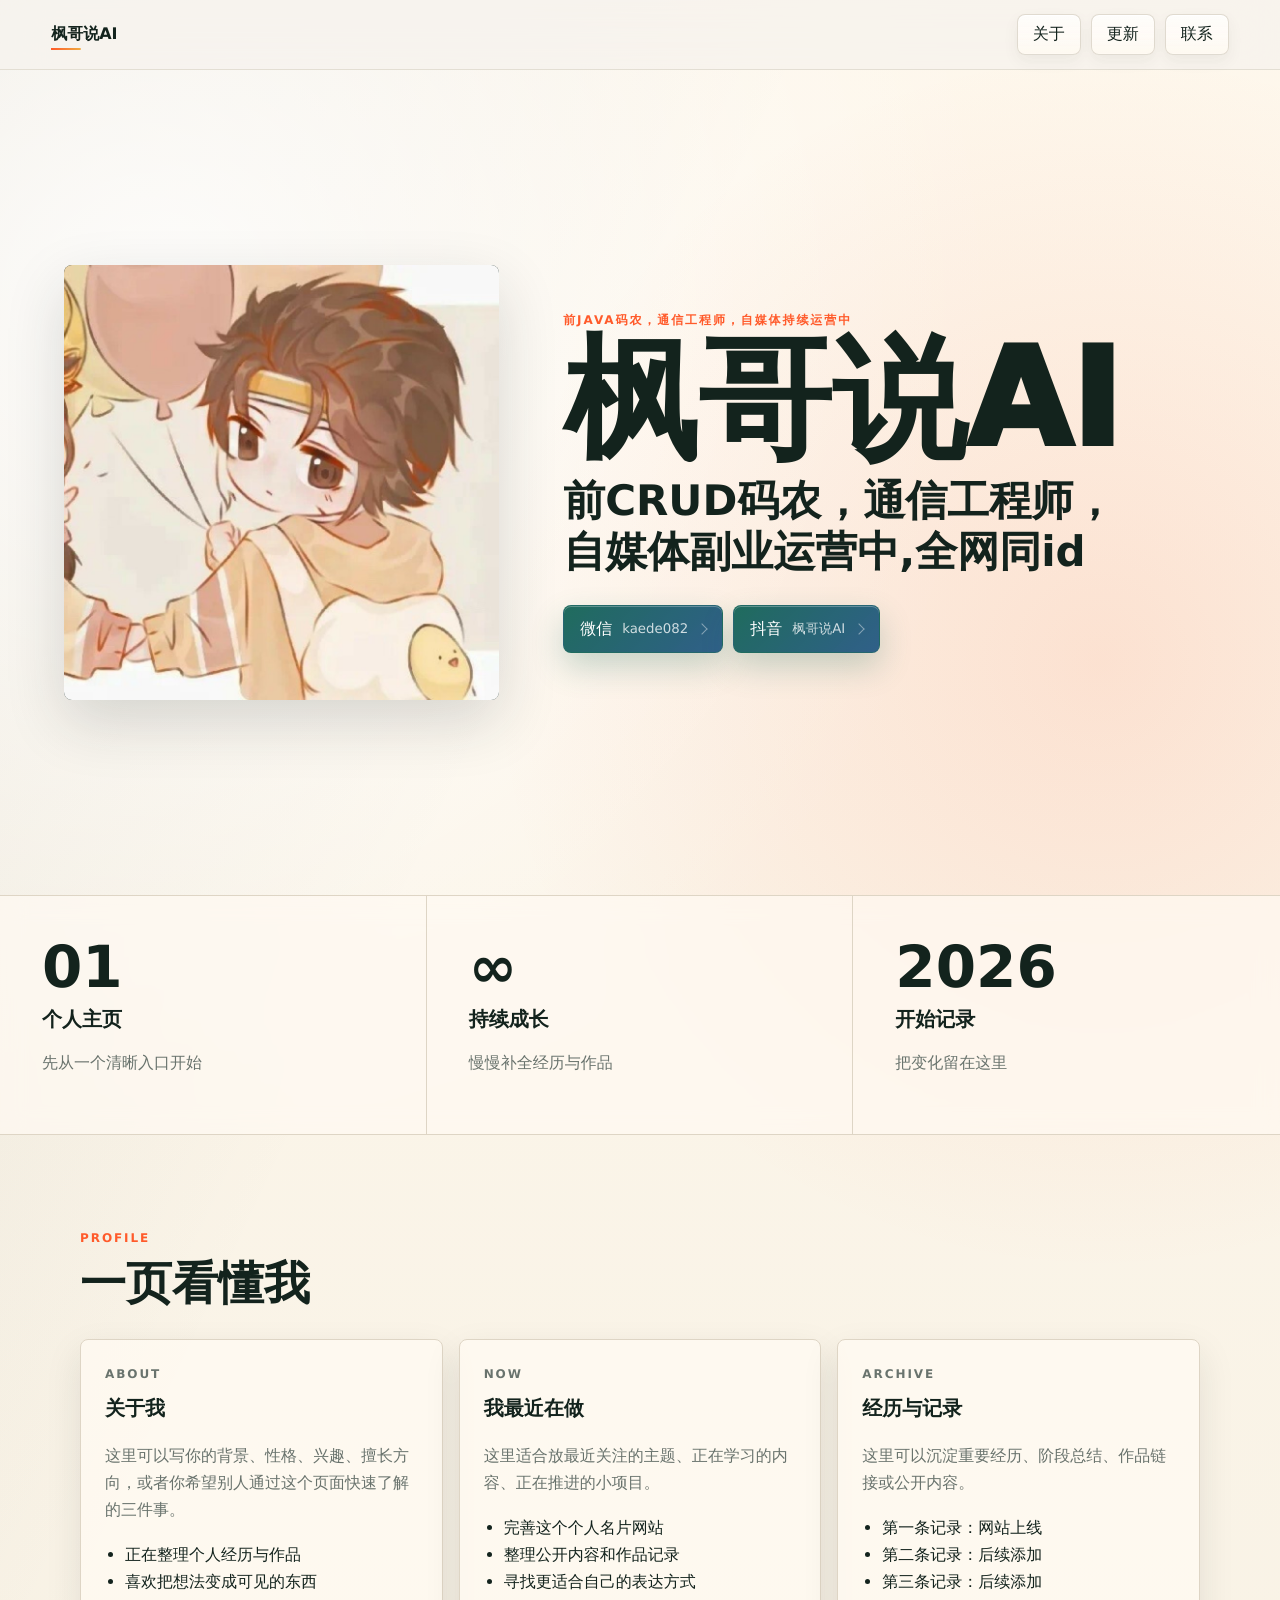
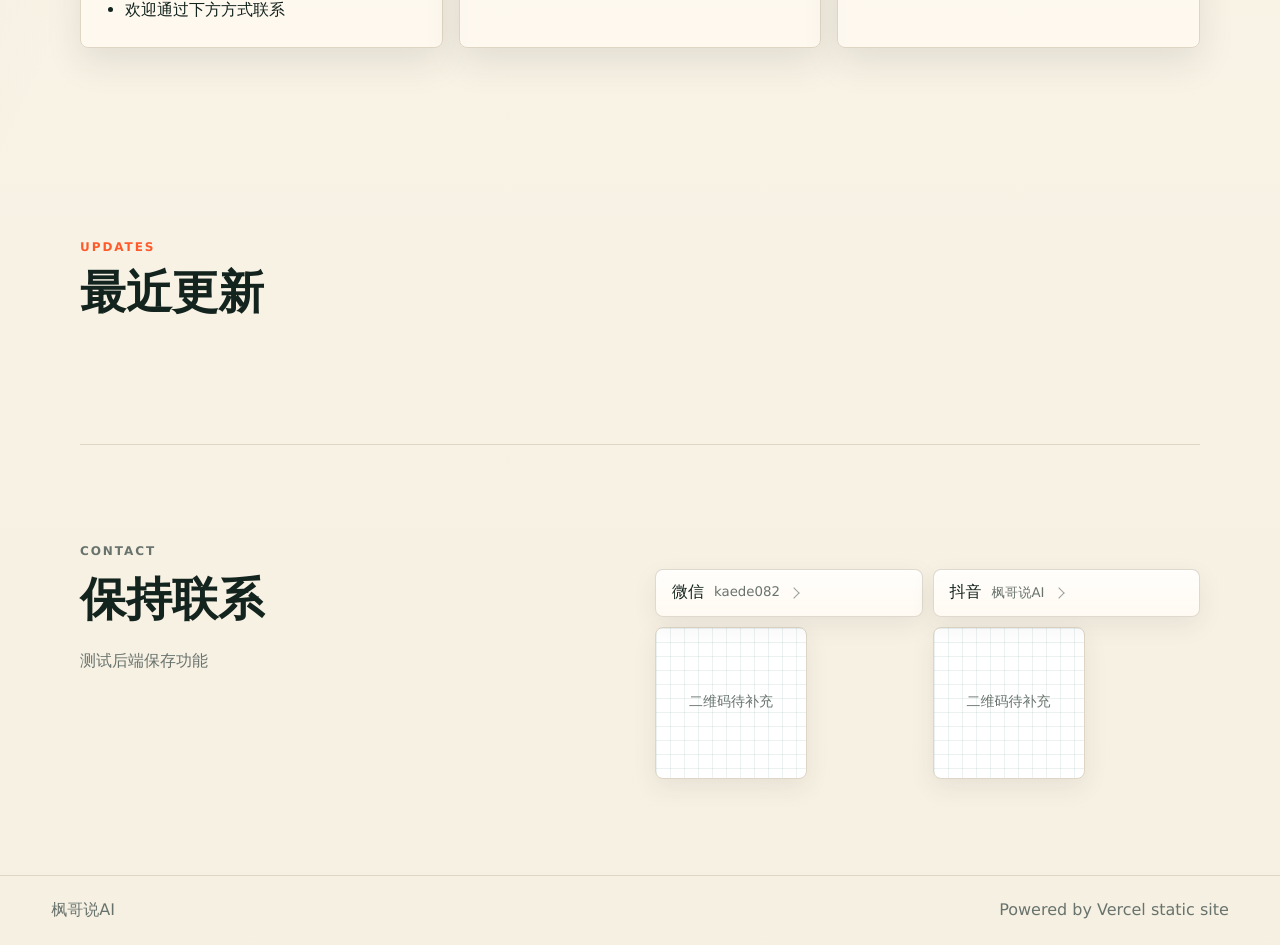
<file: index.html>
<!doctype html>
<html lang="zh-CN">
  <head>
    <meta charset="utf-8">
    <meta name="viewport" content="width=device-width, initial-scale=1">
    <title>个人名片</title>
    <meta name="description" content="一个简洁的个人名片网站。">
    <link rel="stylesheet" href="./assets/styles.css">
  </head>
  <body>
    <header class="site-header">
      <a class="brand" href="#top" data-field="name">个人名片</a>
      <nav class="nav" aria-label="主导航">
        <a href="#about">关于</a>
        <a href="#updates">更新</a>
        <a href="#contact">联系</a>
      </nav>
    </header>

    <main id="top">
      <section class="hero" aria-labelledby="hero-title">
        <div class="hero-inner">
          <div class="portrait" aria-hidden="true">
            <img id="avatar" alt="">
            <span id="avatarFallback">名</span>
          </div>
          <div class="hero-copy">
            <p class="kicker" id="tagline">个人名片 · 持续更新中</p>
            <h1 id="hero-title">你的名字</h1>
            <p class="intro" id="intro">这里先放一段简短的自我介绍。</p>
            <div class="hero-actions" id="heroLinks"></div>
          </div>
        </div>
      </section>

      <section class="stats-band" id="stats" aria-label="个人数据"></section>

      <section class="content-wrap" id="about">
        <div class="section-head">
          <p class="kicker">Profile</p>
          <h2>一页看懂我</h2>
        </div>
        <div class="section-grid" id="sections"></div>
      </section>

      <section class="updates" id="updates">
        <div class="section-head">
          <p class="kicker">Updates</p>
          <h2>最近更新</h2>
        </div>
        <div class="timeline" id="updatesList"></div>
      </section>

      <section class="contact" id="contact">
        <div>
          <p class="kicker">Contact</p>
          <h2>保持联系</h2>
          <p id="statusText">持续更新中</p>
        </div>
        <div class="contact-list" id="contactLinks"></div>
      </section>
    </main>

    <footer class="footer">
      <span id="footerName">个人名片</span>
      <span>Powered by Vercel static site</span>
    </footer>

    <script src="./assets/app.js"></script>
  </body>
</html>
</file>
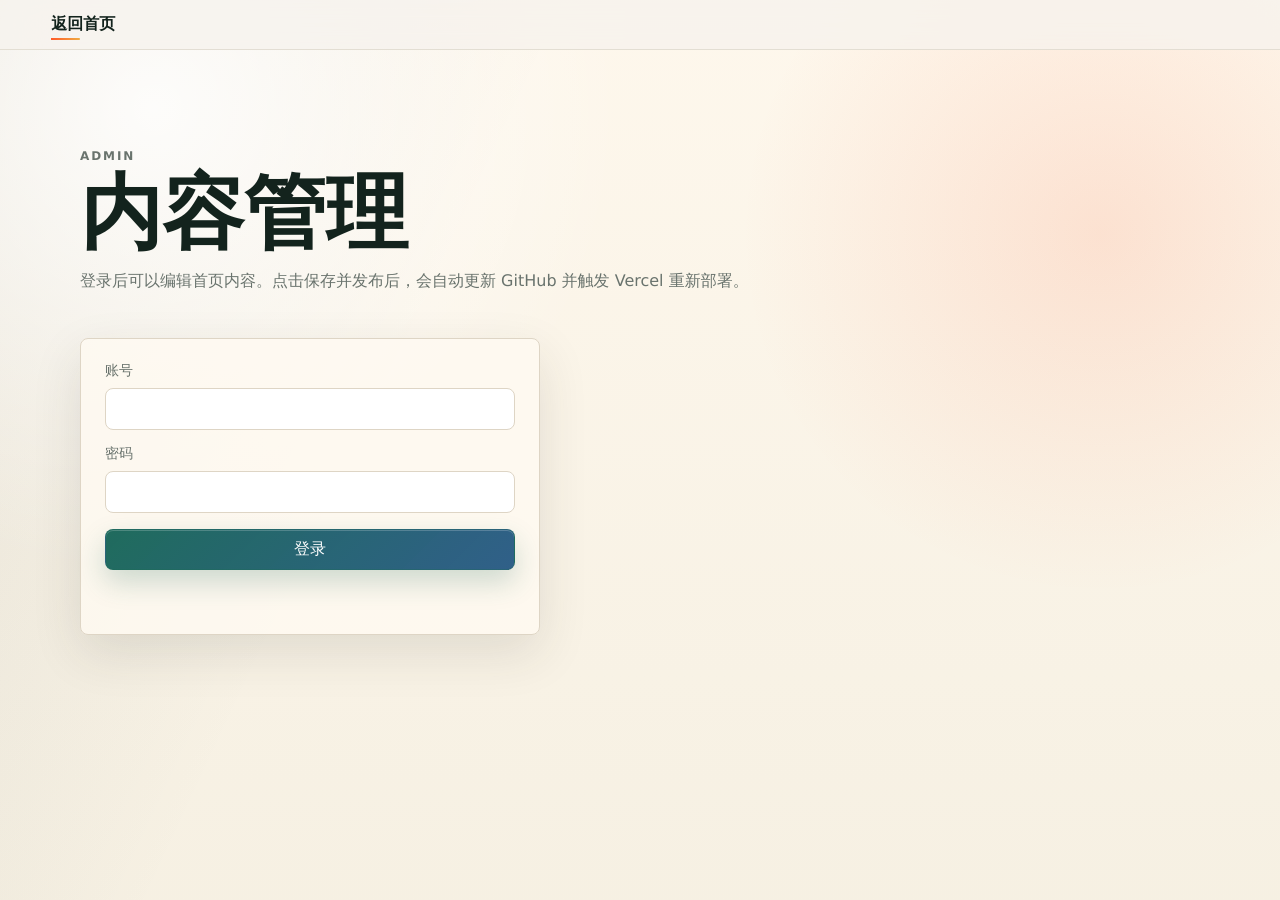
<file: admin.html>
<!doctype html>
<html lang="zh-CN">
  <head>
    <meta charset="utf-8">
    <meta name="viewport" content="width=device-width, initial-scale=1">
    <title>内容管理</title>
    <meta name="description" content="个人名片网站内容管理。">
    <link rel="stylesheet" href="./assets/styles.css">
  </head>
  <body class="admin-body">
    <header class="site-header">
      <a class="brand" href="./index.html">返回首页</a>
      <nav class="nav admin-actions hidden" id="adminActions" aria-label="后台操作">
        <button class="ghost-button" id="resetBtn" type="button">恢复默认</button>
        <button class="ghost-button" id="logoutBtn" type="button">退出</button>
        <button class="primary-button" id="saveBtn" type="button">保存并发布</button>
        <button class="primary-button" id="exportBtn" type="button">下载配置</button>
      </nav>
    </header>

    <main class="admin-shell">
      <section class="admin-title">
        <p class="kicker">Admin</p>
        <h1>内容管理</h1>
        <p>登录后可以编辑首页内容。点击保存并发布后，会自动更新 GitHub 并触发 Vercel 重新部署。</p>
      </section>

      <section class="login-panel" id="loginPanel">
        <form id="loginForm" class="login-form">
          <label>账号<input id="username" name="username" type="text" autocomplete="username"></label>
          <label>密码<input id="password" name="password" type="password" autocomplete="current-password"></label>
          <button class="primary-button" type="submit">登录</button>
          <p class="login-error" id="loginError" role="alert"></p>
        </form>
      </section>

      <form id="adminForm" class="admin-form hidden">
        <section class="editor-panel">
          <h2>基础信息</h2>
          <div class="form-grid">
            <label>名字<input name="profile.name" type="text"></label>
            <label>一句话定位<input name="profile.tagline" type="text"></label>
            <label>所在地区<input name="profile.location" type="text"></label>
            <label>状态<input name="profile.status" type="text"></label>
            <label class="wide">头像图片地址<input name="profile.avatar" type="url" placeholder="https://... 或选择本地图片"></label>
            <div class="wide upload-row">
              <input id="avatarUpload" type="file" accept="image/*">
              <button class="ghost-button" id="clearAvatarBtn" type="button">清除头像</button>
            </div>
            <label class="wide">自我介绍<textarea name="profile.intro" rows="5"></textarea></label>
          </div>
        </section>

        <section class="editor-panel">
          <div class="panel-heading">
            <h2>联系方式</h2>
            <button class="ghost-button" type="button" data-add="links">新增</button>
          </div>
          <div class="repeat-list" id="linksEditor"></div>
        </section>

        <section class="editor-panel">
          <div class="panel-heading">
            <h2>数字卡片</h2>
            <button class="ghost-button" type="button" data-add="stats">新增</button>
          </div>
          <div class="repeat-list" id="statsEditor"></div>
        </section>

        <section class="editor-panel">
          <div class="panel-heading">
            <h2>内容模块</h2>
            <button class="ghost-button" type="button" data-add="sections">新增</button>
          </div>
          <div class="repeat-list" id="sectionsEditor"></div>
        </section>

        <section class="editor-panel">
          <div class="panel-heading">
            <h2>更新记录</h2>
            <button class="ghost-button" type="button" data-add="updates">新增</button>
          </div>
          <div class="repeat-list" id="updatesEditor"></div>
        </section>
      </form>
    </main>

    <div class="toast" id="toast" role="status" aria-live="polite"></div>
    <script src="./assets/admin.js"></script>
  </body>
</html>
</file>
<file: assets/styles.css>
:root {
  color-scheme: light;
  --bg: #f6f3ee;
  --paper: #fffaf2;
  --ink: #13231d;
  --muted: #69736d;
  --line: #ded5c5;
  --green: #13231d;
  --rose: #ff5a2a;
  --gold: #f0aa42;
  --blue: #315f8c;
  --orange: #ff5a2a;
  --orange-deep: #d8431e;
  --cream: #fff6e7;
  --shadow: 0 18px 50px rgba(49, 50, 45, 0.12);
  --shadow-soft: 0 14px 36px rgba(31, 37, 40, 0.1);
  --shadow-lift: 0 22px 60px rgba(31, 37, 40, 0.16);
  font-family: Inter, "Microsoft YaHei", "PingFang SC", system-ui, sans-serif;
}

* {
  box-sizing: border-box;
}

html {
  scroll-behavior: smooth;
}

body {
  margin: 0;
  min-height: 100vh;
  background:
    radial-gradient(circle at 86% 26%, rgba(255, 90, 42, 0.13), transparent 28%),
    radial-gradient(circle at 12% 12%, rgba(255, 255, 255, 0.86), transparent 34%),
    linear-gradient(115deg, rgba(19, 35, 29, 0.08), transparent 34%),
    linear-gradient(180deg, rgba(255, 248, 236, 0.88), rgba(246, 240, 226, 0.94)),
    var(--bg);
  color: var(--ink);
  text-rendering: geometricPrecision;
}

a {
  color: inherit;
  text-decoration: none;
}

button,
input,
textarea {
  font: inherit;
}

.site-header {
  position: sticky;
  top: 0;
  z-index: 10;
  display: flex;
  align-items: center;
  justify-content: space-between;
  gap: 20px;
  padding: 14px clamp(18px, 4vw, 56px);
  border-bottom: 1px solid rgba(216, 209, 197, 0.65);
  background: rgba(246, 243, 238, 0.78);
  backdrop-filter: blur(22px) saturate(1.12);
}

.brand {
  font-weight: 800;
  letter-spacing: 0;
  position: relative;
}

.brand::after {
  content: "";
  position: absolute;
  left: 0;
  right: 0;
  bottom: -5px;
  height: 2px;
  background: linear-gradient(90deg, var(--orange), var(--gold));
  transform: scaleX(0.45);
  transform-origin: left;
  transition: transform 0.22s ease;
}

.brand:hover::after {
  transform: scaleX(1);
}

.nav {
  display: flex;
  align-items: center;
  gap: 10px;
  flex-wrap: wrap;
  justify-content: flex-end;
}

.nav a,
.ghost-button,
.primary-button {
  position: relative;
  min-height: 40px;
  display: inline-flex;
  align-items: center;
  justify-content: center;
  border-radius: 8px;
  padding: 9px 15px;
  border: 1px solid rgba(216, 209, 197, 0.78);
  background:
    linear-gradient(180deg, rgba(255, 255, 255, 0.72), rgba(255, 250, 242, 0.64)),
    rgba(255, 250, 242, 0.72);
  color: var(--ink);
  cursor: pointer;
  box-shadow:
    inset 0 1px 0 rgba(255, 255, 255, 0.82),
    0 6px 16px rgba(31, 37, 40, 0.06);
  overflow: hidden;
  transition: transform 0.18s ease, box-shadow 0.18s ease, border-color 0.18s ease, background 0.18s ease, color 0.18s ease;
}

.nav a::before,
.ghost-button::before,
.primary-button::before {
  content: "";
  position: absolute;
  inset: 0;
  background: linear-gradient(120deg, transparent 0%, rgba(255, 255, 255, 0.34) 42%, transparent 72%);
  opacity: 0;
  transform: translateX(-55%);
  transition: transform 0.34s ease, opacity 0.2s ease;
}

.nav a:hover::before,
.ghost-button:hover::before,
.primary-button:hover::before {
  opacity: 1;
  transform: translateX(55%);
}

.primary-button {
  border-color: rgba(31, 107, 93, 0.34);
  background:
    linear-gradient(135deg, rgba(31, 107, 93, 0.98), rgba(49, 95, 140, 0.94)),
    #1f6b5d;
  color: white;
  box-shadow:
    inset 0 1px 0 rgba(255, 255, 255, 0.2),
    0 12px 28px rgba(31, 107, 93, 0.22);
}

.nav a:hover,
.ghost-button:hover,
.primary-button:hover {
  transform: translateY(-1px);
  border-color: rgba(31, 107, 93, 0.45);
  box-shadow:
    inset 0 1px 0 rgba(255, 255, 255, 0.9),
    0 12px 28px rgba(31, 37, 40, 0.11);
}

.primary-button:hover {
  box-shadow:
    inset 0 1px 0 rgba(255, 255, 255, 0.25),
    0 16px 34px rgba(31, 107, 93, 0.28);
}

.nav a:active,
.ghost-button:active,
.primary-button:active {
  transform: translateY(0);
  box-shadow:
    inset 0 2px 6px rgba(31, 37, 40, 0.12),
    0 6px 14px rgba(31, 37, 40, 0.08);
}

.hero {
  min-height: calc(100vh - 75px);
  display: grid;
  align-items: center;
  padding: clamp(42px, 7vw, 86px) clamp(18px, 5vw, 72px);
}

.hero-inner {
  width: min(1180px, 100%);
  margin: 0 auto;
  display: grid;
  grid-template-columns: 0.8fr 1.2fr;
  gap: clamp(26px, 5vw, 68px);
  align-items: center;
}

.portrait {
  aspect-ratio: 1;
  border-radius: 8px;
  display: grid;
  place-items: center;
  overflow: hidden;
  background:
    linear-gradient(135deg, rgba(19, 35, 29, 0.98), rgba(38, 62, 52, 0.9)),
    var(--green);
  box-shadow: var(--shadow-lift);
  color: white;
  font-size: clamp(76px, 12vw, 150px);
  font-weight: 900;
}

.portrait img {
  width: 100%;
  height: 100%;
  object-fit: cover;
  display: none;
}

.hero-copy h1,
.admin-title h1 {
  margin: 12px 0 6px;
  font-size: clamp(64px, 10.5vw, 138px);
  line-height: 0.88;
  letter-spacing: 0;
  max-width: 860px;
  color: var(--ink);
  font-weight: 950;
}

.intro {
  max-width: 780px;
  margin: 16px 0 0;
  color: var(--ink);
  font-size: clamp(22px, 3.4vw, 42px);
  font-weight: 850;
  line-height: 1.22;
  text-wrap: balance;
}

.kicker {
  margin: 0;
  color: var(--orange);
  font-weight: 800;
  text-transform: uppercase;
  letter-spacing: 0.16em;
  font-size: 12px;
}

.hero-actions,
.contact-list {
  display: flex;
  gap: 10px;
  flex-wrap: wrap;
  margin-top: 28px;
}

.contact-list {
  display: grid;
  grid-template-columns: repeat(2, minmax(160px, 1fr));
  align-items: start;
}

.contact-card {
  display: grid;
  gap: 10px;
}

.pill {
  position: relative;
  display: inline-flex;
  align-items: center;
  gap: 10px;
  min-height: 48px;
  padding: 12px 16px;
  border-radius: 8px;
  background:
    linear-gradient(180deg, rgba(255, 255, 255, 0.74), rgba(255, 250, 242, 0.86)),
    rgba(255, 250, 242, 0.86);
  border: 1px solid rgba(216, 209, 197, 0.82);
  box-shadow:
    inset 0 1px 0 rgba(255, 255, 255, 0.8),
    0 8px 24px rgba(49, 50, 45, 0.08);
  overflow: hidden;
  transition: transform 0.18s ease, border-color 0.18s ease, box-shadow 0.18s ease, background 0.18s ease;
}

.pill::after {
  content: "";
  width: 7px;
  height: 7px;
  border-top: 1.5px solid currentColor;
  border-right: 1.5px solid currentColor;
  opacity: 0.42;
  transform: rotate(45deg);
  transition: transform 0.18s ease, opacity 0.18s ease;
}

.pill:hover {
  transform: translateY(-1px);
  border-color: rgba(31, 107, 93, 0.42);
  box-shadow:
    inset 0 1px 0 rgba(255, 255, 255, 0.86),
    0 13px 30px rgba(31, 37, 40, 0.12);
}

.hero-actions .pill {
  background:
    linear-gradient(135deg, rgba(31, 107, 93, 0.98), rgba(49, 95, 140, 0.94)),
    #1f6b5d;
  border-color: rgba(31, 107, 93, 0.44);
  color: white;
  box-shadow:
    inset 0 1px 0 rgba(255, 255, 255, 0.28),
    0 14px 32px rgba(31, 107, 93, 0.24);
}

.hero-actions .pill small {
  color: rgba(255, 255, 255, 0.78);
}

.pill:hover::after {
  opacity: 0.75;
  transform: rotate(45deg) translate(2px, -2px);
}

.pill small {
  color: var(--muted);
}

.qr-image,
.qr-placeholder {
  width: 152px;
  aspect-ratio: 1;
  border-radius: 8px;
  border: 1px solid var(--line);
  background: white;
  box-shadow: 0 8px 24px rgba(49, 50, 45, 0.08);
  transition: transform 0.18s ease, box-shadow 0.18s ease;
}

.contact-card:hover .qr-image,
.contact-card:hover .qr-placeholder {
  transform: translateY(-2px);
  box-shadow: var(--shadow-soft);
}

.qr-image {
  display: block;
  object-fit: cover;
  padding: 8px;
}

.qr-placeholder {
  display: grid;
  place-items: center;
  padding: 14px;
  color: var(--muted);
  font-size: 14px;
  text-align: center;
  background:
    linear-gradient(90deg, rgba(31, 107, 93, 0.09) 1px, transparent 1px),
    linear-gradient(rgba(31, 107, 93, 0.09) 1px, transparent 1px),
    white;
  background-size: 14px 14px;
}

.stats-band {
  display: grid;
  grid-template-columns: repeat(3, 1fr);
  border-top: 1px solid var(--line);
  border-bottom: 1px solid var(--line);
  background: rgba(255, 250, 242, 0.7);
  backdrop-filter: blur(12px);
}

.stat {
  padding: clamp(22px, 4vw, 42px);
  border-right: 1px solid var(--line);
  transition: background 0.18s ease, transform 0.18s ease;
}

.stat:hover {
  background: rgba(255, 255, 255, 0.38);
  transform: translateY(-2px);
}

.stat:last-child {
  border-right: 0;
}

.stat strong {
  display: block;
  color: var(--green);
  font-size: clamp(34px, 5vw, 58px);
  line-height: 1;
}

.stat span,
.info-card h3,
.timeline-item h3 {
  display: block;
  margin-top: 10px;
  font-weight: 800;
  font-size: 20px;
}

.stat p,
.info-card p,
.timeline-item p,
.contact p,
.admin-title p {
  color: var(--muted);
  line-height: 1.7;
}

.content-wrap,
.updates,
.contact,
.admin-shell {
  width: min(1120px, calc(100% - 36px));
  margin: 0 auto;
  padding: clamp(54px, 8vw, 96px) 0;
}

.section-head {
  margin-bottom: 24px;
}

.section-head h2,
.contact h2,
.editor-panel h2 {
  margin: 8px 0 0;
  font-size: clamp(28px, 4vw, 46px);
  letter-spacing: 0;
}

.section-grid {
  display: grid;
  grid-template-columns: repeat(3, 1fr);
  gap: 16px;
}

.info-card,
.editor-panel,
.repeat-item {
  border: 1px solid var(--line);
  border-radius: 8px;
  background: rgba(255, 250, 242, 0.82);
  box-shadow: var(--shadow-soft);
}

.info-card {
  padding: 24px;
  transition: transform 0.2s ease, box-shadow 0.2s ease, border-color 0.2s ease;
}

.info-card:hover {
  transform: translateY(-5px);
  border-color: rgba(49, 95, 140, 0.35);
  box-shadow: var(--shadow-lift);
}

.info-card ul {
  margin: 18px 0 0;
  padding-left: 20px;
  color: var(--ink);
  line-height: 1.7;
}

.timeline {
  display: grid;
  gap: 12px;
}

.timeline-item {
  display: grid;
  grid-template-columns: 140px 1fr;
  gap: 20px;
  padding: 22px 0;
  border-top: 1px solid var(--line);
  transition: transform 0.18s ease, background 0.18s ease;
}

.timeline-item:hover {
  transform: translateX(4px);
  background: rgba(255, 250, 242, 0.44);
}

.timeline-item time {
  color: var(--blue);
  font-weight: 800;
}

.contact {
  display: grid;
  grid-template-columns: 1fr 1fr;
  gap: 30px;
  align-items: start;
  border-top: 1px solid var(--line);
}

.footer {
  display: flex;
  justify-content: space-between;
  gap: 16px;
  padding: 24px clamp(18px, 4vw, 56px);
  border-top: 1px solid var(--line);
  color: var(--muted);
}

.admin-title {
  max-width: 760px;
  padding-bottom: 28px;
}

.admin-title h1 {
  font-size: clamp(42px, 7vw, 82px);
}

.admin-form {
  display: grid;
  gap: 18px;
}

.hidden {
  display: none !important;
}

.login-panel {
  max-width: 460px;
  border: 1px solid var(--line);
  border-radius: 8px;
  background: rgba(255, 250, 242, 0.82);
  box-shadow: var(--shadow);
  padding: 24px;
}

.login-form {
  display: grid;
  gap: 16px;
}

.login-error {
  min-height: 24px;
  margin: 0;
  color: var(--rose);
  font-weight: 700;
}

.editor-panel {
  padding: 22px;
}

.panel-heading {
  display: flex;
  justify-content: space-between;
  gap: 14px;
  align-items: center;
  margin-bottom: 16px;
}

.form-grid,
.repeat-item {
  display: grid;
  grid-template-columns: repeat(2, 1fr);
  gap: 14px;
}

label {
  display: grid;
  gap: 7px;
  color: var(--muted);
  font-size: 14px;
}

.wide {
  grid-column: 1 / -1;
}

input,
textarea {
  width: 100%;
  border: 1px solid var(--line);
  border-radius: 8px;
  background: white;
  color: var(--ink);
  padding: 12px 13px;
  outline: none;
}

input[type="file"] {
  padding: 10px;
  cursor: pointer;
}

.upload-row {
  display: flex;
  align-items: center;
  gap: 10px;
  flex-wrap: wrap;
}

.upload-row input {
  flex: 1 1 260px;
}

.upload-row button {
  flex: none;
}

textarea {
  resize: vertical;
}

input:focus,
textarea:focus {
  border-color: var(--green);
  box-shadow: 0 0 0 3px rgba(31, 107, 93, 0.14);
}

.reveal {
  opacity: 0;
  transform: translateY(18px);
  transition: opacity 0.55s ease, transform 0.55s ease;
}

.reveal.is-visible {
  opacity: 1;
  transform: translateY(0);
}

.repeat-list {
  display: grid;
  gap: 12px;
}

.repeat-item {
  position: relative;
  padding: 18px;
  padding-top: 52px;
  background: white;
}

.remove-button {
  position: absolute;
  top: 12px;
  right: 12px;
  border: 1px solid rgba(178, 90, 84, 0.45);
  border-radius: 8px;
  color: var(--rose);
  background: #fff7f6;
  padding: 7px 10px;
  cursor: pointer;
}

.toast {
  position: fixed;
  right: 20px;
  bottom: 20px;
  transform: translateY(20px);
  opacity: 0;
  pointer-events: none;
  border-radius: 8px;
  background: var(--ink);
  color: white;
  padding: 12px 16px;
  transition: 0.2s ease;
}

.toast.show {
  opacity: 1;
  transform: translateY(0);
}

@media (max-width: 820px) {
  .site-header,
  .footer {
    align-items: flex-start;
    flex-direction: column;
  }

  .hero {
    min-height: auto;
  }

  .hero-copy h1,
  .admin-title h1 {
    font-size: clamp(54px, 18vw, 86px);
    line-height: 0.95;
  }

  .intro {
    font-size: clamp(22px, 7vw, 34px);
    line-height: 1.24;
  }

  .kicker {
    letter-spacing: 0.08em;
  }

  .hero-inner,
  .section-grid,
  .contact {
    grid-template-columns: 1fr;
  }

  .contact-list {
    grid-template-columns: 1fr;
  }

  .portrait {
    width: min(310px, 100%);
    animation: none;
    transform: none;
  }

  .stats-band {
    grid-template-columns: 1fr;
  }

  .stat {
    border-right: 0;
    border-bottom: 1px solid var(--line);
  }

  .timeline-item,
  .form-grid,
  .repeat-item {
    grid-template-columns: 1fr;
  }
}

@media (prefers-reduced-motion: reduce) {
  html {
    scroll-behavior: auto;
  }

  *,
  *::before,
  *::after {
    animation-duration: 0.001ms !important;
    animation-iteration-count: 1 !important;
    transition-duration: 0.001ms !important;
  }
}
</file>
